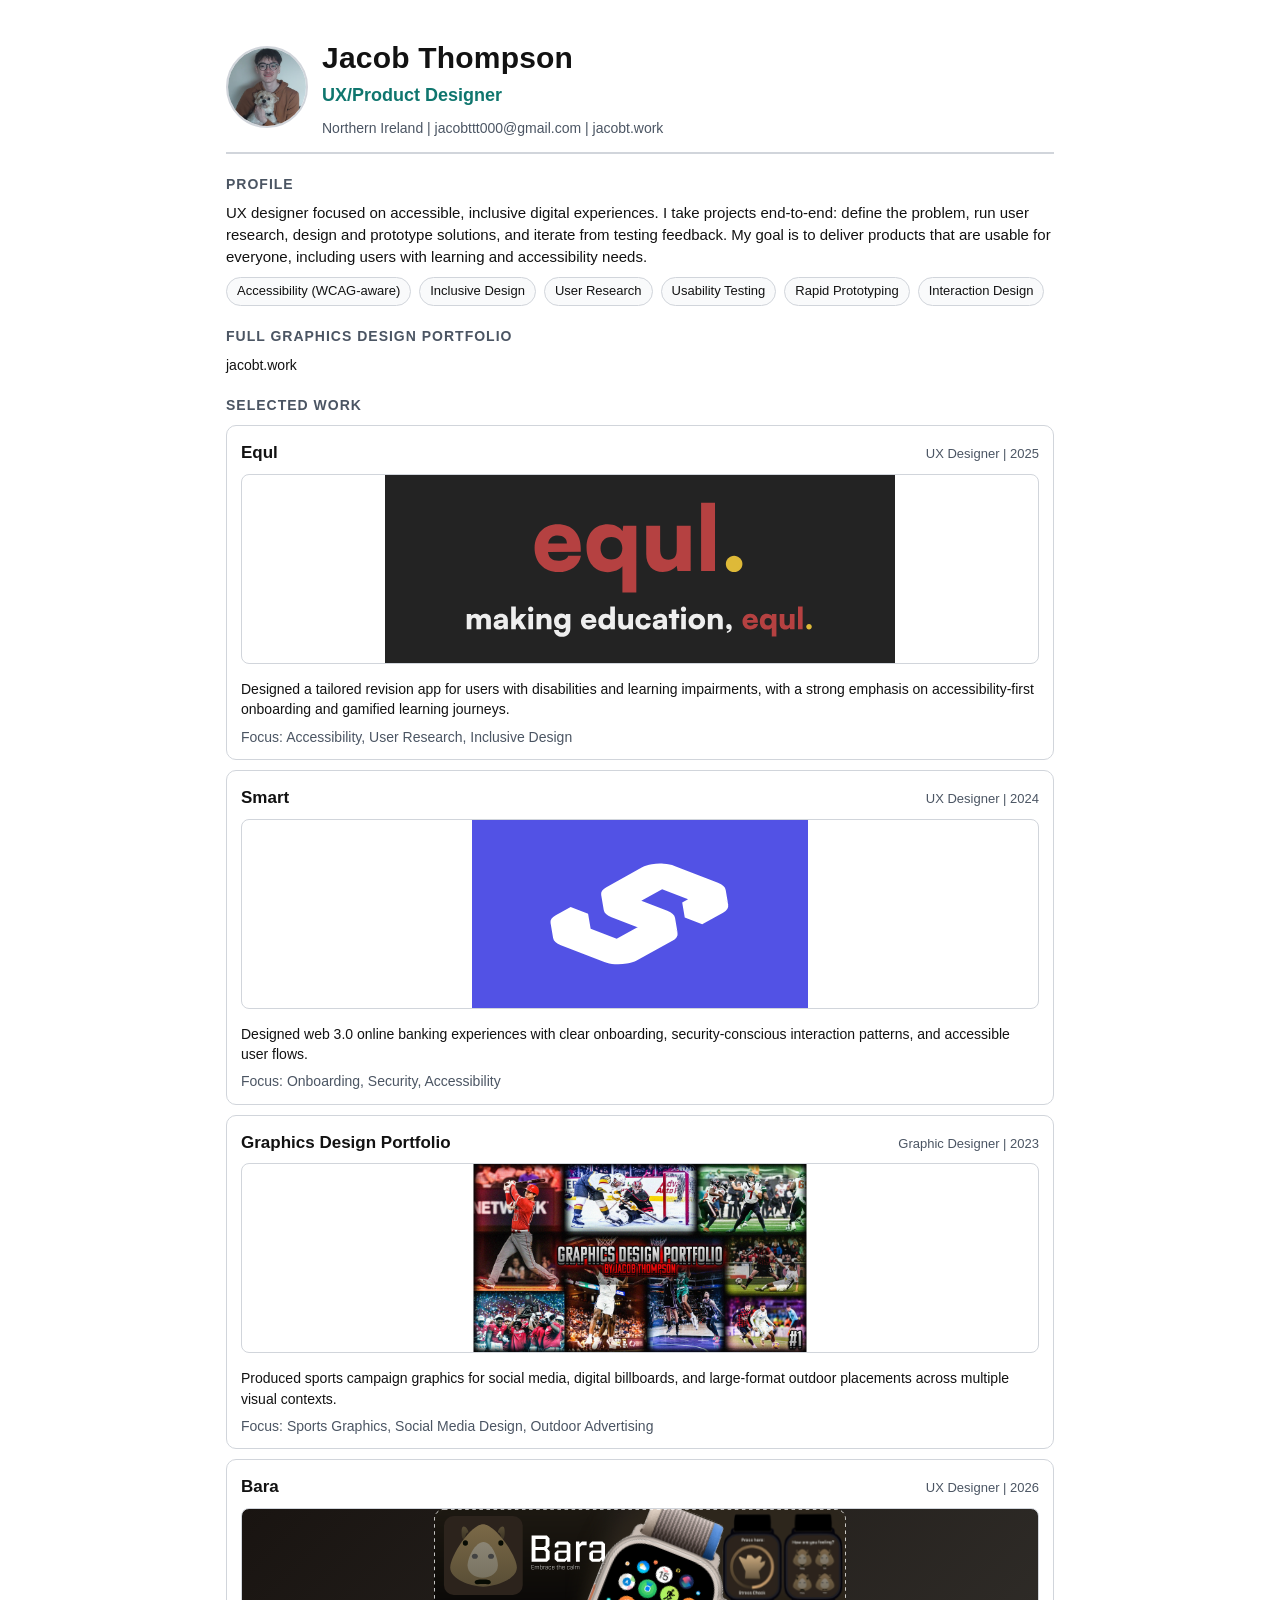
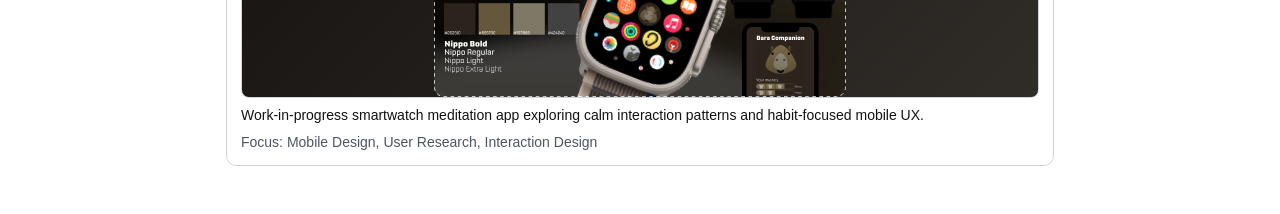
<file: employer-portfolio.html>
<!doctype html>
<html lang="en">
<head>
  <meta charset="utf-8">
  <meta name="viewport" content="width=device-width, initial-scale=1">
  <title>Jacob Thompson - Portfolio</title>
  <style>
    :root {
      --text: #121212;
      --muted: #4b5563;
      --line: #d1d5db;
      --accent: #0f766e;
      --bg: #ffffff;
    }
    * { box-sizing: border-box; }
    body {
      margin: 0;
      font-family: "Segoe UI", Arial, sans-serif;
      background: var(--bg);
      color: var(--text);
      line-height: 1.45;
    }
    .page {
      max-width: 900px;
      margin: 0 auto;
      padding: 36px 36px 48px;
    }
    h1, h2, h3, p { margin: 0; }
    .header {
      border-bottom: 2px solid var(--line);
      padding-bottom: 14px;
      margin-bottom: 20px;
    }
    .header-inner {
      display: flex;
      align-items: center;
      gap: 14px;
    }
    .profile-photo {
      width: 82px;
      height: 82px;
      border-radius: 50%;
      object-fit: cover;
      border: 2px solid var(--line);
      flex-shrink: 0;
    }
    .name {
      font-size: 30px;
      font-weight: 700;
      letter-spacing: 0.2px;
    }
    .role {
      margin-top: 2px;
      font-size: 18px;
      color: var(--accent);
      font-weight: 600;
    }
    .contact {
      margin-top: 10px;
      font-size: 14px;
      color: var(--muted);
    }
    .contact a {
      color: var(--muted);
      text-decoration: none;
    }
    .section {
      margin-top: 20px;
    }
    .section h2 {
      font-size: 14px;
      text-transform: uppercase;
      letter-spacing: 1px;
      color: var(--muted);
      margin-bottom: 8px;
    }
    .summary {
      font-size: 15px;
    }
    .skills {
      display: flex;
      flex-wrap: wrap;
      gap: 8px;
      margin-top: 10px;
    }
    .skills span {
      border: 1px solid var(--line);
      border-radius: 999px;
      padding: 4px 10px;
      font-size: 13px;
      background: #f9fafb;
    }
    .project {
      border: 1px solid var(--line);
      border-radius: 10px;
      padding: 12px 14px;
      margin-top: 10px;
      break-inside: avoid;
    }
    .project-image {
      width: 100%;
      max-height: 190px;
      object-fit: contain;
      border: 1px solid var(--line);
      border-radius: 8px;
      margin: 8px 0 2px;
      background: #ffffff;
    }
    .project-media {
      width: 100%;
      height: 190px;
      border: 1px solid var(--line);
      border-radius: 8px;
      margin: 8px 0 2px;
    }
    .project-top {
      display: flex;
      justify-content: space-between;
      gap: 14px;
      align-items: baseline;
    }
    .project h3 {
      font-size: 17px;
      font-weight: 650;
    }
    .project .meta {
      font-size: 13px;
      color: var(--muted);
      white-space: nowrap;
    }
    .project p {
      margin-top: 7px;
      font-size: 14px;
    }
    .tags {
      margin-top: 8px;
      font-size: 13px;
      color: var(--muted);
    }
    .graphics-text {
      margin-top: 8px;
      font-size: 14px;
      color: var(--text);
    }
    @page {
      size: A4;
      margin: 16mm;
    }
    @media print {
      body { -webkit-print-color-adjust: exact; print-color-adjust: exact; }
      a { color: inherit; text-decoration: none; }
      .page { padding: 0; max-width: none; }
      .header { margin-bottom: 12px; padding-bottom: 10px; }
      .profile-photo { width: 68px; height: 68px; }
      .name { font-size: 26px; }
      .role { font-size: 16px; }
      .contact { margin-top: 6px; font-size: 13px; }
      .section { margin-top: 12px; }
      .summary { font-size: 13px; }
      .skills { margin-top: 8px; gap: 6px; }
      .skills span { font-size: 12px; padding: 3px 8px; }
      .project { padding: 8px 10px; margin-top: 8px; }
      .project h3 { font-size: 16px; }
      .project .meta { font-size: 12px; }
      .project p { margin-top: 5px; font-size: 12px; }
      .tags { margin-top: 6px; font-size: 12px; }
      .project-image { max-height: 120px; margin: 6px 0 1px; }
      .project-media { height: 120px; margin: 6px 0 1px; }
    }
  </style>
</head>
<body>
  <main class="page">
    <header class="header">
      <div class="header-inner">
        <img class="profile-photo" src="assets/benji and me.png" alt="Jacob Thompson with Benji">
        <div>
          <h1 class="name">Jacob Thompson</h1>
          <p class="role">UX/Product Designer</p>
          <p class="contact">
            Northern Ireland | <a href="mailto:jacobttt000@gmail.com">jacobttt000@gmail.com</a> |
            <a href="https://jacobt.work">jacobt.work</a>
          </p>
        </div>
      </div>
    </header>

    <section class="section">
      <h2>Profile</h2>
      <p class="summary">
        UX designer focused on accessible, inclusive digital experiences. I take projects end-to-end:
        define the problem, run user research, design and prototype solutions, and iterate from testing feedback.
        My goal is to deliver products that are usable for everyone, including users with learning and accessibility needs.
      </p>
      <div class="skills">
        <span>Accessibility (WCAG-aware)</span>
        <span>Inclusive Design</span>
        <span>User Research</span>
        <span>Usability Testing</span>
        <span>Rapid Prototyping</span>
        <span>Interaction Design</span>
      </div>
    </section>

    <section class="section">
      <h2>Full Graphics Design Portfolio</h2>
      <p class="graphics-text">jacobt.work</p>
    </section>

    <section class="section">
      <h2>Selected Work</h2>

      <article class="project">
        <div class="project-top">
          <h3>Equl</h3>
          <p class="meta">UX Designer | 2025</p>
        </div>
        <img class="project-image" src="assets/equl.svg" alt="Equl project visual">
        <p>
          Designed a tailored revision app for users with disabilities and learning impairments, with a strong
          emphasis on accessibility-first onboarding and gamified learning journeys.
        </p>
        <p class="tags">Focus: Accessibility, User Research, Inclusive Design</p>
      </article>

      <article class="project">
        <div class="project-top">
          <h3>Smart</h3>
          <p class="meta">UX Designer | 2024</p>
        </div>
        <img class="project-image" src="assets/smart svg.svg" alt="Smart online banking project visual">
        <p>
          Designed web 3.0 online banking experiences with clear onboarding, security-conscious interaction patterns,
          and accessible user flows.
        </p>
        <p class="tags">Focus: Onboarding, Security, Accessibility</p>
      </article>

      <article class="project">
        <div class="project-top">
          <h3>Graphics Design Portfolio</h3>
          <p class="meta">Graphic Designer | 2023</p>
        </div>
        <img class="project-image" src="assets/Graphics Design Portfolio.svg" alt="Graphics portfolio visual preview">
        <p>
          Produced sports campaign graphics for social media, digital billboards, and large-format outdoor placements
          across multiple visual contexts.
        </p>
        <p class="tags">Focus: Sports Graphics, Social Media Design, Outdoor Advertising</p>
      </article>

      <article class="project">
        <div class="project-top">
          <h3>Bara</h3>
          <p class="meta">UX Designer | 2026</p>
        </div>
        <div class="project-media" style="background: url('assets/bara svg.svg') center center / contain no-repeat, linear-gradient(135deg, rgb(25, 20, 17), rgb(48, 45, 41)) center center / cover no-repeat;"></div>
        <p>
          Work-in-progress smartwatch meditation app exploring calm interaction patterns and habit-focused mobile UX.
        </p>
        <p class="tags">Focus: Mobile Design, User Research, Interaction Design</p>
      </article>

    </section>
  </main>
</body>
</html>
</file>
